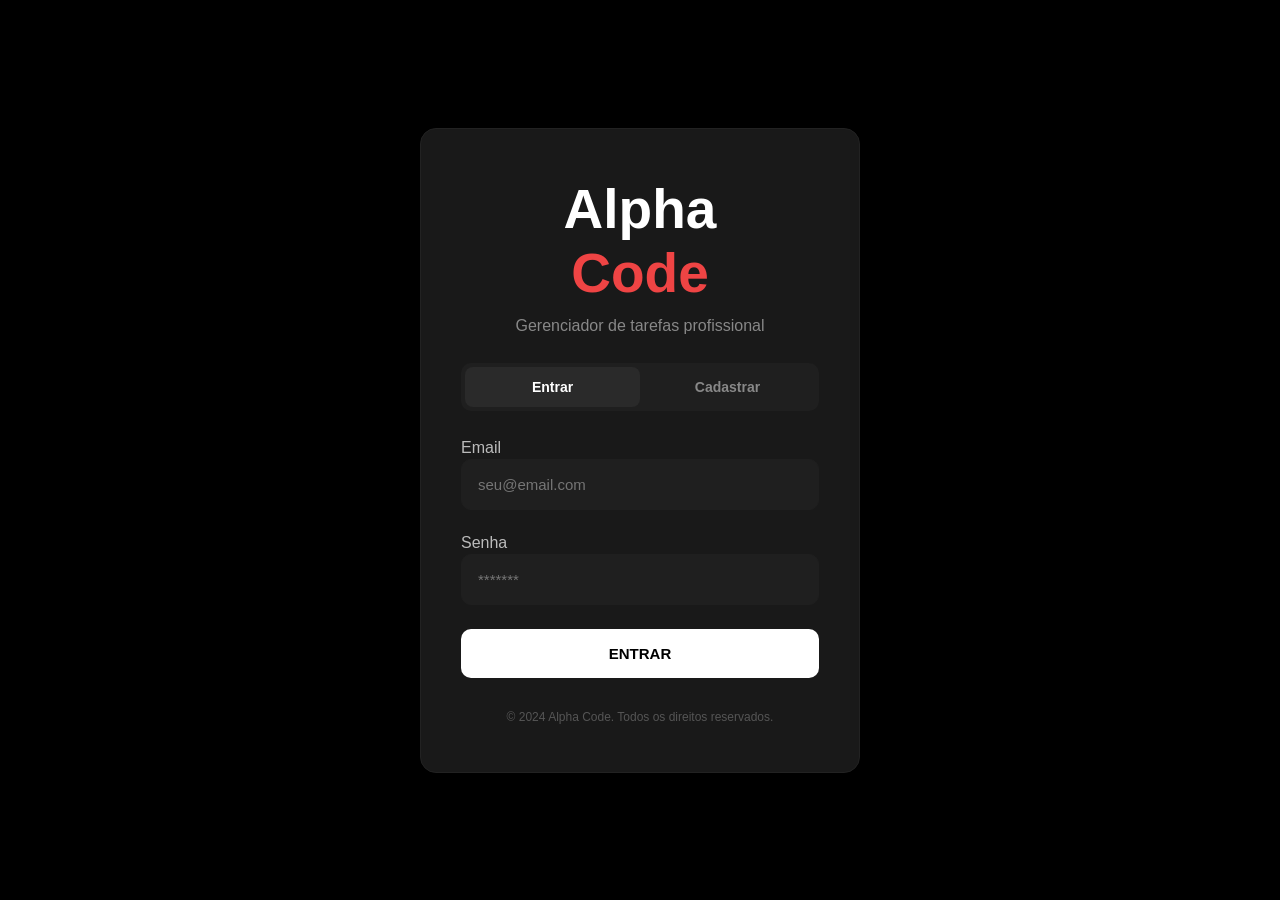
<file: index.html>
<!DOCTYPE html>
<html lang="pt-br">
<head>
    <meta charset="UTF-8">
    <!-- Redireciona automaticamente para a tela de login -->
    <meta http-equiv="refresh" content="0; url=projeto.html">
    <title>Alpha Code</title>
</head>
<body></body>
</html>
</file>
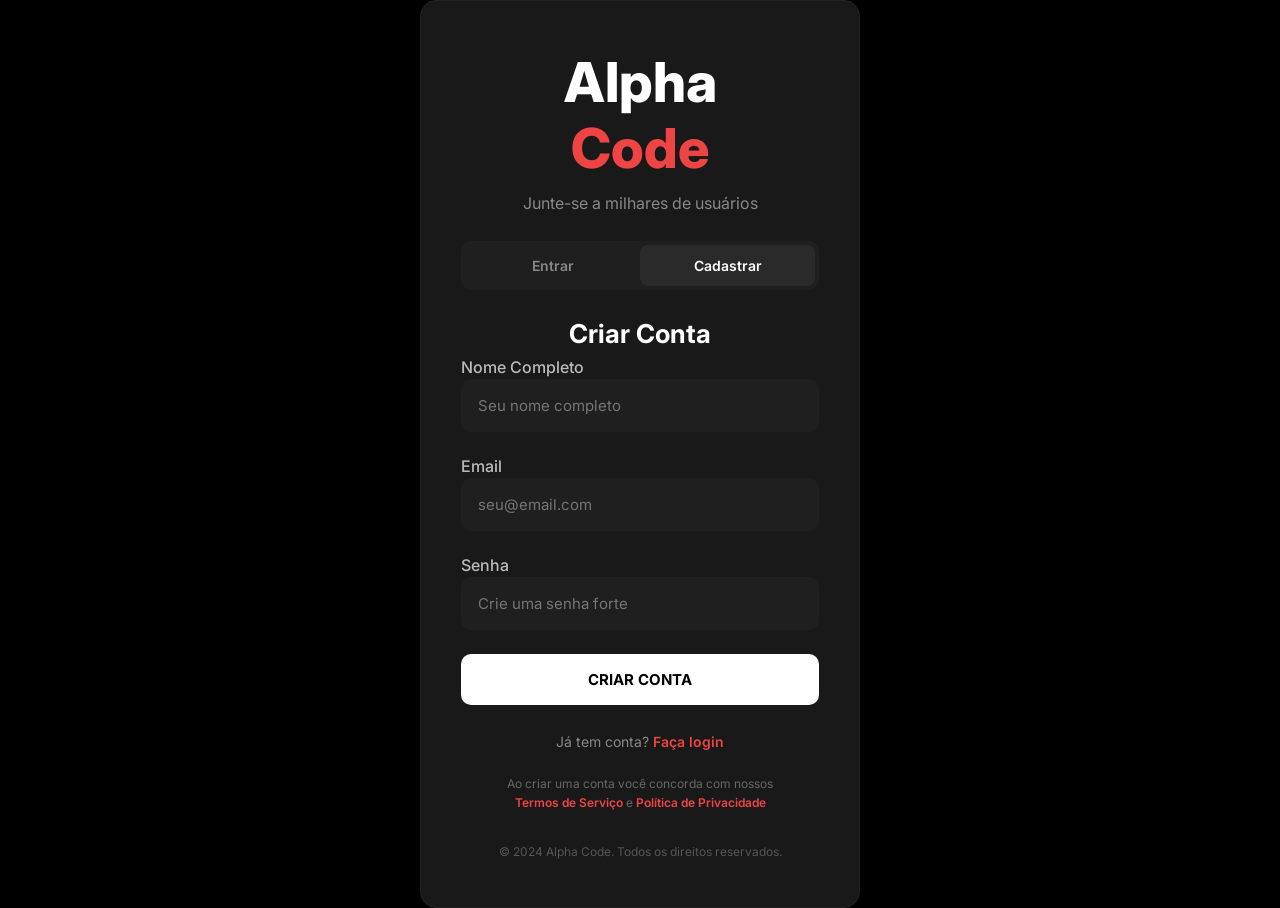
<file: cadastro.html>
<!DOCTYPE html>
<html lang="pt-br">
<head>
    <!-- Informações da página, que não aparecem na tela -->
    <meta charset="UTF-8">
    <!-- Codificação de caracteres -->
    <meta name="viewport" content="width=device-width, initial-scale=1.0">
    <!-- Ajusta a página à largura do celular -->
    <title>Alpha Code - Cadastro</title>
    <!-- Texto da aba do navegador -->
    <link rel="preconnect" href="https://fonts.googleapis.com">
    <!-- Adianta a conexão com o servidor de fontes -->
    <link rel="preconnect" href="https://fonts.gstatic.com" crossorigin>
    <!-- Adianta a conexão com o servidor dos arquivos de fonte -->
    <link href="https://fonts.googleapis.com/css2?family=Inter:wght@400;500;600;700;800&display=swap" rel="stylesheet">
    <!-- Carrega a fonte Inter -->
    <link rel="stylesheet" href="estilizando.css">
    <!-- Liga o HTML ao arquivo de estilo -->
</head>
<body>
    <!-- Tudo que aparece na tela fica aqui -->
    <div class="login-card">
        <!-- Cartão central -->
        <div class="brand-title">
            <!-- Título da marca -->
            <span class="alpha">Alpha</span>
            <!-- Primeira linha, em branco -->
            <span class="code">Code</span>
            <!-- Segunda linha, em vermelho -->
        </div>

        <div class="subtitle">Junte-se a milhares de usuários</div>
        <!-- Frase abaixo do título -->

        <nav class="tabs">
            <!-- Abas para trocar entre login e cadastro -->
            <a href="projeto.html" class="tab">Entrar</a>
            <!-- Leva para o login -->
            <a href="cadastro.html" class="tab active">Cadastrar</a>
            <!-- Aba atual -->
        </nav>

        <h2 class="page-title">Criar Conta</h2>
        <!-- Título da página -->

        <!-- O formulário não tem action: quem cuida do envio é o auth.js -->
        <form id="form-cadastro">
            <!-- Formulário de cadastro -->

            <label for="nome">Nome Completo</label>
            <!-- Rótulo do campo de nome -->
            <input type="text" id="nome" placeholder="Seu nome completo" required>
            <!-- Campo de nome; obrigatório -->

            <label for="email">Email</label>
            <!-- Rótulo do campo de e-mail -->
            <input type="email" id="email" placeholder="seu@email.com" required
                   pattern="[a-zA-Z0-9._%+\-]+@[a-zA-Z0-9.\-]+\.[a-zA-Z]{2,}"
                   title="Digite um e-mail válido, como nome@dominio.com">
            <!-- Campo de e-mail; o pattern exige o formato nome@dominio.com -->

            <label for="senha">Senha</label>
            <!-- Rótulo do campo de senha -->
            <input type="password" id="senha" placeholder="Crie uma senha forte" required minlength="6">
            <!-- Campo de senha; minlength exige pelo menos 6 caracteres -->

            <p id="erro" class="erro" hidden></p>
            <!-- Mensagem de erro, por exemplo "Já existe uma conta com este e-mail." -->

            <button type="submit">CRIAR CONTA</button>
            <!-- Envia o formulário -->
        </form>

        <div class="switch-text">
            <!-- Texto para quem já tem conta -->
            Já tem conta? <a href="projeto.html">Faça login</a>
            <!-- Leva para o login -->
        </div>

        <div class="terms">
            <!-- Aviso dos termos de uso -->
            Ao criar uma conta você concorda com nossos<br>
            <!-- Quebra de linha -->
            <a href="#">Termos de Serviço</a> e <a href="#">Política de Privacidade</a>
            <!-- Links ainda sem página de destino -->
        </div>

        <div class="copyright">
            <!-- Rodapé -->
            &copy; 2024 Alpha Code. Todos os direitos reservados.
        </div>
    </div>

    <script src="auth.js"></script>
    <!-- Carrega a lógica de login e cadastro -->
</body>
</html>
</file>
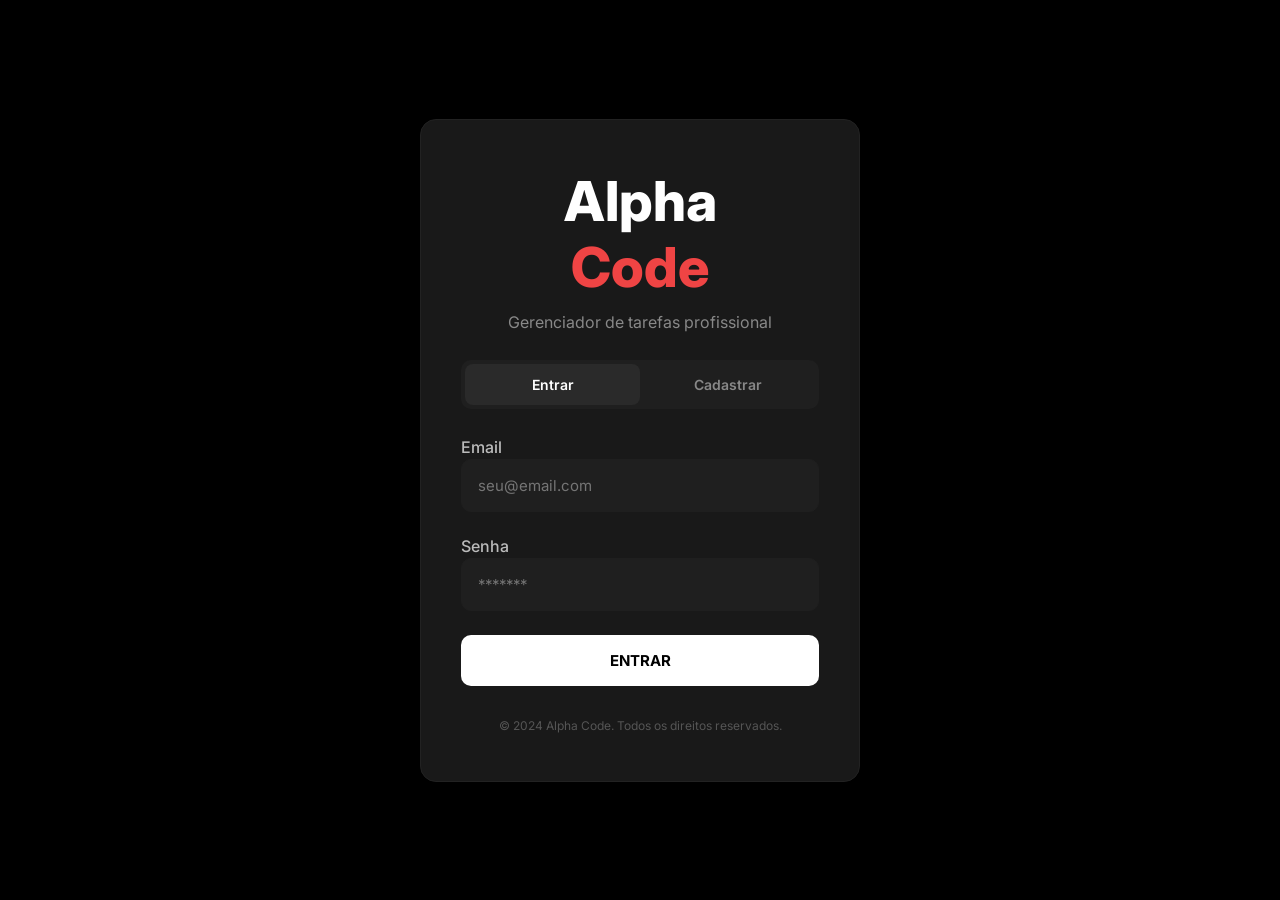
<file: dashboard.html>
<!DOCTYPE html>
<!-- Declara que o arquivo é HTML5 -->
<html lang="pt-br">
<!-- Página em português do Brasil -->
<head>
    <!-- Informações sobre a página, que não aparecem na tela -->
    <meta charset="UTF-8">
    <!-- Codificação de caracteres, para acentos aparecerem certos -->
    <meta name="viewport" content="width=device-width, initial-scale=1.0">
    <!-- Ajusta a página à largura da tela do celular -->
    <title>Alpha Code - Dashboard</title>
    <!-- Texto que aparece na aba do navegador -->
    <link rel="preconnect" href="https://fonts.googleapis.com">
    <!-- Adianta a conexão com o servidor de fontes do Google -->
    <link rel="preconnect" href="https://fonts.gstatic.com" crossorigin>
    <!-- Adianta a conexão com o servidor onde ficam os arquivos de fonte -->
    <link href="https://fonts.googleapis.com/css2?family=Inter:wght@400;500;600;700;800&display=swap" rel="stylesheet">
    <!-- Carrega a fonte Inter nos pesos 400 a 800 -->
    <link rel="stylesheet" href="dashboard.css">
    <!-- Liga este HTML ao CSS do dashboard -->
</head>
<body>
    <!-- Tudo que aparece na tela fica dentro do body -->

    <header class="app-header">
        <!-- Cabeçalho com a marca, a frase e o botão Nova Tarefa -->
        <div class="brand-row">
            <!-- Linha com o logo e o nome -->
            <div class="logo-box-sm"><span>&alpha;</span></div>
            <!-- Quadrado vermelho com a letra α -->
            <div class="brand"><span class="alpha">Alpha</span> <span class="code">Code</span></div>
            <!-- Nome do sistema, com cores diferentes em cada palavra -->
        </div>
        <div class="header-bottom">
            <!-- Linha com a frase e o botão -->
            <p class="app-subtitle">Gerenciador de Tarefas Profissional</p>
            <!-- Frase descritiva -->
            <button type="button" class="btn-new" id="btn-nova">+ Nova Tarefa</button>
            <!-- Abre o modal para criar uma tarefa -->
        </div>
    </header>

    <main class="container">
        <!-- Conteúdo principal, centralizado -->

        <section class="stats-grid">
            <!-- Grade com os cinco contadores -->
            <div class="stat-card">
                <!-- Cartão do contador Total -->
                <span class="stat-label">Total</span>
                <!-- Nome do contador -->
                <span class="stat-number" id="s-total">0</span>
                <!-- Valor preenchido pelo JavaScript -->
            </div>
            <div class="stat-card">
                <!-- Cartão do contador Pendentes -->
                <span class="stat-label">Pendentes</span>
                <!-- Nome do contador -->
                <span class="stat-number" id="s-pendentes">0</span>
                <!-- Valor preenchido pelo JavaScript -->
            </div>
            <div class="stat-card">
                <!-- Cartão do contador Em andamento -->
                <span class="stat-label">Em andamento</span>
                <!-- Nome do contador -->
                <span class="stat-number" id="s-andamento">0</span>
                <!-- Valor preenchido pelo JavaScript -->
            </div>
            <div class="stat-card">
                <!-- Cartão do contador Concluídas -->
                <span class="stat-label">Concluídas</span>
                <!-- Nome do contador -->
                <span class="stat-number" id="s-concluidas">0</span>
                <!-- Valor preenchido pelo JavaScript -->
            </div>
            <div class="stat-card">
                <!-- Cartão do contador Atrasadas -->
                <span class="stat-label">Atrasadas</span>
                <!-- Nome do contador -->
                <span class="stat-number late" id="s-atrasadas">0</span>
                <!-- Em vermelho por causa da classe late -->
            </div>
        </section>

        <nav class="status-botoes">
            <!-- Linha de botões de status -->
            <button type="button" class="status-btn" data-painel="pendente">
                <!-- data-painel diz qual lista o botão abre -->
                <span>Pendente</span>
                <!-- Nome do botão -->
                <span class="contagem">0</span>
                <!-- Quantidade, preenchida pelo JavaScript -->
            </button>
            <button type="button" class="status-btn" data-painel="andamento">
                <!-- Abre a lista de tarefas em andamento -->
                <span>Em andamento</span>
                <!-- Nome do botão -->
                <span class="contagem">0</span>
                <!-- Quantidade, preenchida pelo JavaScript -->
            </button>
            <button type="button" class="status-btn" data-painel="concluida">
                <!-- Abre a lista de tarefas concluídas -->
                <span>Concluída</span>
                <!-- Nome do botão -->
                <span class="contagem">0</span>
                <!-- Quantidade, preenchida pelo JavaScript -->
            </button>
            <button type="button" class="status-btn late" data-painel="atrasada">
                <!-- Abre a lista de tarefas atrasadas; late deixa o texto vermelho -->
                <span>Atrasadas</span>
                <!-- Nome do botão -->
                <span class="contagem">0</span>
                <!-- Quantidade, preenchida pelo JavaScript -->
            </button>
        </nav>

        <section class="painel hidden" id="painel">
            <!-- Área que aparece abaixo dos botões; começa escondida -->
            <h2 class="painel-titulo" id="painel-titulo"></h2>
            <!-- Título do painel, preenchido pelo JavaScript -->
            <ul class="task-list" id="lista"></ul>
            <!-- Lista de tarefas ou tela de detalhes, preenchida pelo JavaScript -->
        </section>
    </main>

    <footer class="app-footer">
        <!-- Rodapé fixo no canto inferior esquerdo -->
        <a href="projeto.html" class="logout" id="btn-sair">Sair</a>
        <!-- Volta para a tela de login -->
    </footer>

    <div class="modal-overlay hidden" id="modal">
        <!-- Fundo escuro do modal de criar e editar; começa escondido -->
        <div class="modal">
            <!-- Caixa do modal -->
            <h2 class="modal-title" id="modal-titulo">Nova tarefa</h2>
            <!-- Título do modal; muda para "Editar tarefa" quando necessário -->

            <form id="form">
                <!-- Formulário de criar e editar tarefa -->
                <input type="hidden" id="f-id">
                <!-- Campo invisível que guarda o id da tarefa ao editar; vazio ao criar -->

                <label for="f-titulo">Título</label>
                <!-- Rótulo do campo de título -->
                <input type="text" id="f-titulo" class="field" placeholder="Ex.: Revisar página de login" required>
                <!-- Título da tarefa; obrigatório -->

                <label for="f-descricao">Descrição</label>
                <!-- Rótulo do campo de descrição -->
                <textarea id="f-descricao" class="field" rows="3" placeholder="Detalhes da tarefa"></textarea>
                <!-- Texto longo com o que precisa ser feito; rows define 3 linhas de altura -->

                <div class="row-2">
                    <!-- Duas colunas lado a lado -->
                    <div>
                        <!-- Coluna da esquerda -->
                        <label for="f-vencimento">Vencimento</label>
                        <!-- Rótulo da data -->
                        <input type="date" id="f-vencimento" class="field">
                        <!-- Seletor de data; pode ficar vazio -->
                    </div>
                    <div>
                        <!-- Coluna da direita -->
                        <label for="f-status">Status</label>
                        <!-- Rótulo do status -->
                        <select id="f-status" class="field">
                            <!-- Lista de opções de status -->
                            <option value="pendente">Pendente</option>
                            <!-- Opção padrão ao criar -->
                            <option value="andamento">Em andamento</option>
                            <!-- Tarefa em execução -->
                            <option value="concluida">Concluída</option>
                            <!-- Tarefa finalizada -->
                        </select>
                    </div>
                </div>

                <div class="modal-actions">
                    <!-- Linha com os botões do modal, alinhados à direita -->
                    <button type="button" class="btn-ghost" id="btn-cancelar">Cancelar</button>
                    <!-- Fecha o modal sem salvar -->
                    <button type="submit" class="btn-new">Salvar</button>
                    <!-- Envia o formulário e salva a tarefa -->
                </div>
            </form>
        </div>
    </div>

    <div class="modal-overlay hidden" id="modal-excluir">
        <!-- Modal de confirmação de exclusão; começa escondido -->
        <div class="modal">
            <!-- Caixa do modal -->
            <h2 class="modal-title">Excluir tarefa</h2>
            <!-- Título do modal -->
            <p class="modal-text">Essa ação não pode ser desfeita.</p>
            <!-- Aviso antes de excluir -->
            <div class="modal-actions">
                <!-- Botões alinhados à direita -->
                <button type="button" class="btn-ghost" id="excluir-cancelar">Cancelar</button>
                <!-- Fecha sem excluir -->
                <button type="button" class="btn-danger" id="excluir-confirmar">Excluir</button>
                <!-- Exclui a tarefa de vez -->
            </div>
        </div>
    </div>

    <script src="dashboard.js"></script>
    <!-- Carrega o JavaScript no fim, depois que os elementos da página já existem -->
</body>
</html>
</file>
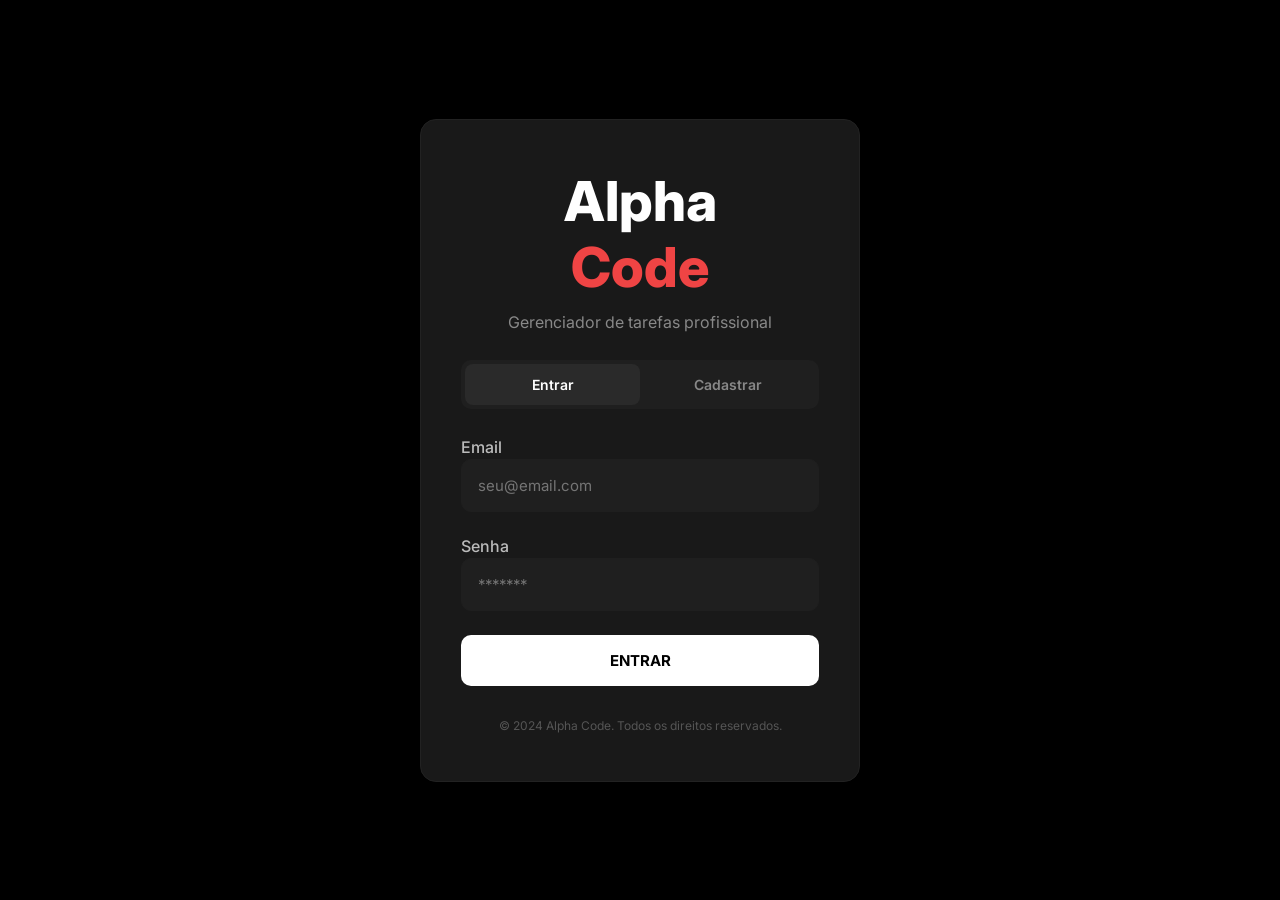
<file: projeto.html>
<!DOCTYPE html>
<html lang="pt-br">
<head>
    <!-- Informações da página, que não aparecem na tela -->
    <meta charset="UTF-8">
    <!-- Codificação de caracteres, para acentos aparecerem certos -->
    <meta name="viewport" content="width=device-width, initial-scale=1.0">
    <!-- Ajusta a página à largura do celular -->
    <title>Alpha Code - Login</title>
    <!-- Texto da aba do navegador -->
    <link rel="preconnect" href="https://fonts.googleapis.com">
    <!-- Adianta a conexão com o servidor de fontes -->
    <link rel="preconnect" href="https://fonts.gstatic.com" crossorigin>
    <!-- Adianta a conexão com o servidor dos arquivos de fonte -->
    <link href="https://fonts.googleapis.com/css2?family=Inter:wght@400;500;600;700;800&display=swap" rel="stylesheet">
    <!-- Carrega a fonte Inter -->
    <link rel="stylesheet" href="estilizando.css">
    <!-- Liga o HTML ao arquivo de estilo -->
</head>
<body>
    <!-- Tudo que aparece na tela fica aqui -->
    <div class="login-card">
        <!-- Cartão central -->
        <div class="brand-title">
            <!-- Título da marca -->
            <span class="alpha">Alpha</span>
            <!-- Primeira linha, em branco -->
            <span class="code">Code</span>
            <!-- Segunda linha, em vermelho -->
        </div>

        <div class="subtitle">Gerenciador de tarefas profissional</div>
        <!-- Frase abaixo do título -->

        <nav class="tabs">
            <!-- Abas para trocar entre login e cadastro -->
            <a href="projeto.html" class="tab active">Entrar</a>
            <!-- Aba atual -->
            <a href="cadastro.html" class="tab">Cadastrar</a>
            <!-- Leva para o cadastro -->
        </nav>

        <!-- O formulário não tem action: quem cuida do envio é o auth.js -->
        <form id="form-login">
            <!-- Formulário de login -->

            <label for="email">Email</label>
            <!-- Rótulo do campo de e-mail -->
            <input type="email" id="email" placeholder="seu@email.com" required>
            <!-- Campo de e-mail; o navegador confere o formato -->

            <label for="senha">Senha</label>
            <!-- Rótulo do campo de senha -->
            <input type="password" id="senha" placeholder="*******" required>
            <!-- Campo de senha; os caracteres ficam escondidos -->

            <p id="aviso" class="aviso" hidden></p>
            <!-- Mensagem de sucesso, por exemplo "Conta criada!" -->
            <p id="erro" class="erro" hidden></p>
            <!-- Mensagem de erro, por exemplo "E-mail ou senha incorretos." -->

            <button type="submit">ENTRAR</button>
            <!-- Envia o formulário -->
        </form>

        <div class="copyright">
            <!-- Rodapé -->
            &copy; 2024 Alpha Code. Todos os direitos reservados.
        </div>
    </div>

    <script src="auth.js"></script>
    <!-- Carrega a lógica de login e cadastro -->
</body>
</html>
</file>
<file: estilizando.css>
/* ===== Reset: zera espaçamentos e define a fonte padrão ===== */
* {
    box-sizing: border-box;              /* padding e borda ficam dentro da largura definida */
    margin: 0;                           /* remove a margem padrão do navegador */
    padding: 0;                          /* remove o espaçamento interno padrão */
    font-family: 'Inter', sans-serif;    /* fonte Inter; sans-serif é a reserva */
}

/* ===== Página: centraliza o cartão na tela ===== */
body {
    background-color: black;   /* fundo preto */
    color: white;              /* texto padrão branco */
    display: flex;             /* ativa o flexbox para centralizar */
    align-items: center;       /* centraliza na vertical */
    justify-content: center;   /* centraliza na horizontal */
    min-height: 100vh;         /* ocupa pelo menos a altura da janela */
}

/* ===== Cartão de login e cadastro ===== */
.login-card {
    background-color: #191919;   /* fundo do cartão */
    border-radius: 16px;         /* cantos arredondados */
    padding: 48px 40px;          /* espaço interno: 48px em cima e embaixo, 40px nas laterais */
    width: 100%;                 /* ocupa a largura disponível */
    max-width: 440px;            /* nunca passa de 440px */
    display: flex;               /* organiza os filhos com flexbox */
    flex-direction: column;      /* empilha os filhos na vertical */
    align-items: center;         /* centraliza os filhos na horizontal */
    border: 1px solid #222222;   /* borda fina e discreta */
}

/* ===== Título "Alpha" e "Code" ===== */
.brand-title {
    text-align: center;   /* centraliza o texto */
    font-size: 55px;      /* tamanho grande */
    font-weight: 800;     /* negrito extra */
    margin-bottom: 12px;  /* espaço abaixo do título */
}
.brand-title .alpha {
    color: white;         /* "Alpha" em branco */
    display: block;       /* ocupa a linha inteira */
}
.brand-title .code {
    color: #ef4444;       /* "Code" em vermelho */
    display: block;       /* ocupa a linha inteira, abaixo de "Alpha" */
}

/* ===== Subtítulo ===== */
.subtitle {
    color: #888888;        /* cinza */
    font-size: 16px;       /* tamanho do texto */
    margin-bottom: 28px;   /* espaço abaixo */
    text-align: center;    /* centralizado */
}

/* ===== Formulário ===== */
form {
    width: 100%;           /* ocupa toda a largura do cartão */
}

/* ===== Rótulos dos campos ===== */
label {
    display: block;        /* cada rótulo ocupa a linha inteira */
    color: #bbbbbb;        /* cinza claro */
    font-size: 16px;       /* tamanho do texto */
    font-weight: 500;      /* peso médio */
    margin-bottom: 2px;    /* espaço pequeno até o campo */
}

/* ===== Campos de texto ===== */
input {
    display: block;              /* cada campo ocupa a linha inteira */
    width: 100%;                 /* largura total */
    background-color: #1f1f1f;   /* fundo escuro */
    border: 1px solid #1f1f1f;   /* borda da mesma cor do fundo, para não aparecer */
    border-radius: 10px;         /* cantos arredondados */
    color: #ffffff;              /* cor do texto digitado */
    padding: 16px;               /* espaço interno */
    font-size: 15px;             /* tamanho do texto */
    margin-bottom: 24px;         /* espaço até o próximo campo */
    outline: none;               /* remove o contorno azul padrão ao clicar */
}
input:focus {
    border-color: #333333;       /* borda visível quando o campo está selecionado */
    background-color: #242424;   /* fundo um pouco mais claro quando selecionado */
}

/* ===== Botão principal (CRIAR CONTA e ENTRAR) ===== */
button {
    width: 100%;                 /* largura total */
    background-color: #ffffff;   /* fundo branco */
    color: #000000;              /* texto preto */
    border: none;                /* sem borda */
    border-radius: 10px;         /* cantos arredondados */
    padding: 16px;               /* espaço interno */
    font-size: 15px;             /* tamanho do texto */
    font-weight: 700;            /* negrito */
    cursor: pointer;             /* cursor de mão ao passar por cima */
}
button:hover {
    background-color: #f0f0f0;   /* levemente mais escuro ao passar o mouse */
}

/* ===== Rodapé com o copyright ===== */
.copyright {
    color: #555555;      /* cinza escuro */
    font-size: 12px;     /* texto pequeno */
    text-align: center;  /* centralizado */
    margin-top: 32px;    /* espaço acima */
}

/* ===== Título "Criar Conta" (página de cadastro) ===== */
.page-title {
    font-size: 26px;     /* tamanho do título */
    font-weight: 700;    /* negrito */
    text-align: center;  /* centralizado */
    margin-bottom: 8px;  /* espaço abaixo */
}

/* ===== Texto "Já tem conta? Faça login" ===== */
.switch-text {
    color: #888888;      /* cinza */
    font-size: 14px;     /* tamanho do texto */
    text-align: center;  /* centralizado */
    margin-top: 28px;    /* espaço acima */
}
.switch-text a {
    color: #ef4444;      /* link vermelho */
    font-weight: 600;    /* negrito médio */
    text-decoration: none; /* sem sublinhado */
}
.switch-text a:hover {
    text-decoration: underline; /* sublinha ao passar o mouse */
}

/* ===== Termos de uso ===== */
.terms {
    color: #666666;      /* cinza */
    font-size: 12px;     /* texto pequeno */
    text-align: center;  /* centralizado */
    margin-top: 24px;    /* espaço acima */
    line-height: 1.6;    /* espaço entre as linhas */
}
.terms a {
    color: #ef4444;      /* links vermelhos */
    font-weight: 600;    /* negrito médio */
    text-decoration: none; /* sem sublinhado */
}

/* ===== Abas Entrar / Cadastrar ===== */
.tabs {
    display: flex;               /* abas lado a lado */
    width: 100%;                 /* ocupa toda a largura do cartão */
    background-color: #1f1f1f;   /* fundo da barra de abas */
    border-radius: 10px;         /* cantos arredondados */
    padding: 4px;                /* espaço interno, para a aba ativa não encostar na borda */
    margin-bottom: 28px;         /* espaço abaixo */
}
.tab {
    flex: 1;                     /* cada aba ocupa metade da barra */
    text-align: center;          /* texto centralizado */
    padding: 12px;               /* espaço interno da aba */
    border-radius: 8px;          /* cantos arredondados */
    color: #888888;              /* cinza, aba inativa */
    text-decoration: none;       /* sem sublinhado no link */
    font-size: 14px;             /* tamanho do texto */
    font-weight: 600;            /* negrito médio */
}
.tab:hover {
    color: #ffffff;              /* fica branco ao passar o mouse */
}
.tab.active {
    background-color: #2a2a2a;   /* fundo destacado da aba atual */
    color: #ffffff;              /* texto branco */
}
/* Mensagem de erro em vermelho, nos formulários de login e cadastro */
.erro {
    color: #ef4444;        /* texto vermelho */
    font-size: 13px;       /* tamanho pequeno */
    text-align: center;    /* centralizado */
    margin-bottom: 12px;   /* espaço abaixo */
}

/* Mensagem de sucesso em verde, por exemplo "Conta criada!" */
.aviso {
    color: #4ade80;        /* texto verde */
    font-size: 13px;       /* tamanho pequeno */
    text-align: center;    /* centralizado */
    margin-bottom: 12px;   /* espaço abaixo */
}
</file>
<file: dashboard.css>
/* ===== Reset: zera espaçamentos e define a fonte padrão ===== */
* {
    box-sizing: border-box;              /* padding e borda ficam dentro da largura definida */
    margin: 0;                           /* remove a margem padrão do navegador */
    padding: 0;                          /* remove o espaçamento interno padrão */
    font-family: 'Inter', sans-serif;    /* fonte Inter; sans-serif é a reserva */
}

/* Esconde qualquer elemento com a classe hidden. !important garante que nada sobrescreva isso */
.hidden { display: none !important; }

/* ===== Página ===== */
body {
    background-color: #111111;  /* fundo quase preto */
    color: #ffffff;             /* texto branco por padrão */
    min-height: 100vh;          /* ocupa pelo menos a altura da janela */
}

/* ===== Cabeçalho ===== */
.app-header {
    background-color: #161616;       /* fundo levemente mais claro que a página */
    padding: 10px 20px;              /* espaço interno: 10px em cima e embaixo, 20px nas laterais */
    border-bottom: 1px solid #222222; /* linha separando o cabeçalho do conteúdo */
}
.brand-row {
    display: flex;          /* logo e nome lado a lado */
    align-items: center;    /* centraliza na vertical */
    gap: 14px;              /* espaço entre logo e nome */
}
.logo-box-sm {
    width: 52px;                  /* largura do quadrado */
    height: 52px;                 /* altura do quadrado */
    border: 2.5px solid #ef4444;  /* borda vermelha */
    border-radius: 14px;          /* cantos arredondados */
    display: flex;                /* centraliza a letra dentro */
    align-items: center;          /* centraliza na vertical */
    justify-content: center;      /* centraliza na horizontal */
    flex-shrink: 0;               /* impede que o quadrado encolha */
}
.logo-box-sm span {
    color: #ef4444;      /* letra α vermelha */
    font-size: 32px;     /* tamanho da letra */
    font-weight: 500;    /* peso médio */
}
.brand {
    font-size: 22px;     /* tamanho do nome */
    font-weight: 800;    /* negrito extra */
}
.brand .alpha { color: #ffffff; }  /* "Alpha" em branco */
.brand .code  { color: #ef4444; }  /* "Code" em vermelho */

.header-bottom {
    display: flex;                   /* frase e botão lado a lado */
    align-items: center;             /* centraliza na vertical */
    justify-content: space-between;  /* um em cada extremidade */
    gap: 12px;                       /* espaço mínimo entre os dois */
    margin-top: 14px;                /* espaço acima da linha */
}
.app-subtitle {
    color: #888888;      /* cinza */
    font-size: 14px;     /* tamanho do texto */
}

/* ===== Rodapé fixo com o botão Sair ===== */
.app-footer {
    position: fixed;  /* fica fixo na tela, mesmo ao rolar */
    left: 20px;       /* distância da borda esquerda */
    bottom: 20px;     /* distância da borda inferior */
    z-index: 5;       /* fica por cima do conteúdo */
}
.logout {
    display: inline-block;        /* o link se comporta como botão */
    background-color: #ef4444;    /* fundo vermelho */
    color: #ffffff;               /* texto branco */
    border: none;                 /* sem borda */
    border-radius: 12px;          /* cantos arredondados */
    padding: 12px 18px;           /* espaço interno */
    font-size: 14px;              /* tamanho do texto */
    font-weight: 700;             /* negrito */
    text-decoration: none;        /* sem sublinhado */
    white-space: nowrap;          /* o texto não quebra em duas linhas */
}
.logout:hover { background-color: #dc2626; }  /* vermelho mais escuro ao passar o mouse */

/* ===== Conteúdo principal ===== */
.container {
    max-width: 900px;        /* largura máxima do conteúdo */
    margin: 0 auto;          /* centraliza na horizontal */
    padding: 24px 20px 80px; /* 80px embaixo para a lista não ficar atrás do botão Sair */
}

/* ===== Contadores ===== */
.stats-grid {
    display: grid;                       /* organiza os cartões em grade */
    grid-template-columns: 1fr 1fr;      /* duas colunas em telas pequenas */
    gap: 14px;                           /* espaço entre os cartões */
    margin-bottom: 28px;                 /* espaço abaixo da grade */
}
.stat-card {
    background-color: #1b1b1b;     /* fundo do cartão */
    border: 1px solid #2a2a2a;     /* borda fina */
    border-radius: 14px;           /* cantos arredondados */
    padding: 20px;                 /* espaço interno */
    display: flex;                 /* organiza rótulo e número */
    flex-direction: column;        /* na vertical */
    justify-content: space-between;/* rótulo em cima, número embaixo */
    gap: 10px;                     /* espaço entre rótulo e número */
    min-height: 100px;             /* altura mínima, igual para todos os cartões */
}
.stat-label {
    color: #888888;             /* cinza */
    font-size: 12px;            /* texto pequeno */
    text-transform: uppercase;  /* letras maiúsculas */
    letter-spacing: 0.3px;      /* espaço leve entre as letras */
    white-space: nowrap;        /* o rótulo fica em uma linha só */
}
.stat-number {
    font-size: 32px;   /* número grande */
    font-weight: 800;  /* negrito extra */
}
.stat-number.late { color: #ef4444; }  /* contador de atrasadas em vermelho */

/* Em telas de 720px ou mais, os cinco cartões ficam numa linha só */
@media (min-width: 720px) {
    .stats-grid { grid-template-columns: repeat(5, 1fr); }  /* cinco colunas iguais */
}

/* ===== Botões de status ===== */
.status-botoes {
    display: grid;                                       /* organiza os botões em grade */
    grid-template-columns: repeat(auto-fit, minmax(140px, 1fr)); /* colunas de no mínimo 140px */
    gap: 10px;                                           /* espaço entre os botões */
    margin-bottom: 16px;                                 /* espaço abaixo da linha */
}
.status-btn {
    display: flex;                   /* rótulo e contagem lado a lado */
    align-items: center;             /* centraliza na vertical */
    justify-content: space-between;  /* rótulo à esquerda, contagem à direita */
    background-color: #1b1b1b;       /* fundo escuro */
    color: #cccccc;                  /* texto cinza claro */
    border: 1px solid #2a2a2a;       /* borda fina */
    border-radius: 10px;             /* cantos arredondados */
    padding: 12px 14px;              /* espaço interno */
    font-size: 13px;                 /* tamanho do texto */
    font-weight: 500;                /* peso médio */
    cursor: pointer;                 /* cursor de mão */
}
.status-btn:hover { border-color: #444444; color: #ffffff; }  /* destaca ao passar o mouse */
.status-btn.late:not(.active) { color: #ef4444; }            /* "Atrasadas" em vermelho quando não está aberta */
.status-btn.active {
    background-color: #ef4444;  /* fundo vermelho quando o painel está aberto */
    border-color: #ef4444;      /* borda da mesma cor */
    color: #ffffff;             /* texto branco */
}
.contagem {
    font-size: 12px;    /* texto pequeno */
    color: inherit;     /* usa a mesma cor do botão */
}

/* ===== Painel que abre abaixo dos botões ===== */
.painel {
    background-color: #1b1b1b;   /* fundo do painel */
    border: 1px solid #2a2a2a;   /* borda fina */
    border-radius: 12px;         /* cantos arredondados */
    padding: 16px;               /* espaço interno */
    margin-bottom: 20px;         /* espaço abaixo */
}
.painel-titulo {
    font-size: 16px;     /* tamanho do título */
    font-weight: 600;    /* negrito médio */
    margin-bottom: 12px; /* espaço abaixo do título */
}

/* ===== Lista de tarefas ===== */
.task-list { list-style: none; }  /* remove as bolinhas da lista */
.task {
    display: flex;                   /* nome e botão lado a lado */
    align-items: center;             /* centraliza na vertical */
    gap: 12px;                       /* espaço entre nome e botão */
    background-color: #161616;       /* fundo do item */
    border: 1px solid #2a2a2a;       /* borda fina */
    border-radius: 10px;             /* cantos arredondados */
    padding: 12px 14px;              /* espaço interno */
    margin-bottom: 8px;              /* espaço entre um item e outro */
}
.task-text {
    flex: 1;                /* o nome ocupa o espaço que sobrar */
    font-size: 14px;        /* tamanho do texto */
    color: #ffffff;         /* texto branco */
}
.task-actions {
    display: flex;  /* botões lado a lado */
    gap: 6px;       /* espaço entre eles */
}

/* Botões pequenos, como Visualizar, Editar e Excluir */
.icon-btn {
    background: none;             /* sem fundo */
    border: 1px solid #333333;    /* borda cinza */
    border-radius: 8px;           /* cantos arredondados */
    color: #888888;               /* texto cinza */
    padding: 6px 12px;            /* espaço interno */
    font-size: 13px;              /* tamanho do texto */
    cursor: pointer;              /* cursor de mão */
}
.icon-btn:hover { color: #ffffff; border-color: #555555; }  /* clareia ao passar o mouse */
.icon-del:hover { color: #ef4444; border-color: #ef4444; }  /* fica vermelho no botão Excluir */

/* Mensagem quando a lista está vazia */
.empty {
    color: #666666;          /* cinza escuro */
    text-align: center;      /* centralizado */
    padding: 24px 0;         /* espaço acima e abaixo */
    font-size: 14px;         /* tamanho do texto */
    list-style: none;        /* sem bolinha */
}

/* ===== Selos de status (Pendente, Em andamento, Concluída) ===== */
.badge {
    font-size: 12px;           /* texto pequeno */
    padding: 4px 10px;         /* espaço interno */
    border-radius: 999px;      /* formato de pílula */
    white-space: nowrap;       /* o texto não quebra */
}
.badge-pendente  { background-color: #3a2e10; color: #facc15; }  /* amarelo */
.badge-andamento { background-color: #13263d; color: #60a5fa; }  /* azul */
.badge-concluida { background-color: #12301f; color: #4ade80; }  /* verde */

/* ===== Botões principais ===== */
.btn-new {
    background-color: #ef4444;   /* fundo vermelho */
    color: #ffffff;              /* texto branco */
    border: none;                /* sem borda */
    border-radius: 12px;         /* cantos arredondados */
    padding: 12px 18px;          /* espaço interno */
    font-size: 14px;             /* tamanho do texto */
    font-weight: 700;            /* negrito */
    white-space: nowrap;         /* o texto não quebra */
    cursor: pointer;             /* cursor de mão */
}
.btn-new:hover { background-color: #dc2626; }  /* vermelho mais escuro ao passar o mouse */

.btn-ghost {
    background: none;            /* sem fundo */
    border: 1px solid #333333;   /* borda cinza */
    border-radius: 10px;         /* cantos arredondados */
    color: #cccccc;              /* texto cinza claro */
    padding: 12px 18px;          /* espaço interno */
    font-size: 14px;             /* tamanho do texto */
    cursor: pointer;             /* cursor de mão */
}
.btn-ghost:hover { color: #ffffff; border-color: #555555; }  /* clareia ao passar o mouse */

.btn-danger {
    background-color: #ef4444;   /* fundo vermelho */
    color: #ffffff;              /* texto branco */
    border: 1px solid #ef4444;   /* borda da mesma cor */
    border-radius: 10px;         /* cantos arredondados */
    padding: 12px 18px;          /* espaço interno */
    font-size: 14px;             /* tamanho do texto */
    font-weight: 700;            /* negrito */
    cursor: pointer;             /* cursor de mão */
}
.btn-danger:hover { background-color: #dc2626; border-color: #dc2626; }  /* vermelho mais escuro */

/* ===== Modais ===== */
.modal-overlay {
    position: fixed;                      /* cobre a tela inteira */
    inset: 0;                             /* ocupa de todas as bordas */
    background-color: rgba(0, 0, 0, 0.7); /* fundo preto semitransparente */
    display: flex;                        /* centraliza a caixa do modal */
    align-items: center;                  /* centraliza na vertical */
    justify-content: center;              /* centraliza na horizontal */
    padding: 20px;                        /* espaço nas bordas em telas pequenas */
    z-index: 10;                          /* fica por cima de todo o resto */
}
.modal {
    background-color: #191919;   /* fundo da caixa */
    border: 1px solid #2a2a2a;   /* borda fina */
    border-radius: 16px;         /* cantos arredondados */
    padding: 28px;               /* espaço interno */
    width: 100%;                 /* ocupa a largura disponível */
    max-width: 480px;            /* nunca passa de 480px */
}
.modal-title {
    font-size: 20px;     /* tamanho do título */
    font-weight: 700;    /* negrito */
    margin-bottom: 8px;  /* espaço abaixo */
}
.modal-text {
    color: #999999;      /* cinza */
    font-size: 14px;     /* tamanho do texto */
    line-height: 1.5;    /* espaço entre as linhas */
}
.modal label {
    display: block;          /* cada rótulo ocupa a linha inteira */
    color: #bbbbbb;          /* cinza claro */
    font-size: 13px;         /* tamanho do texto */
    font-weight: 500;        /* peso médio */
    margin: 16px 0 6px;      /* espaço acima e abaixo */
}
.field {
    width: 100%;                 /* largura total */
    background-color: #1f1f1f;   /* fundo escuro */
    border: 1px solid #2a2a2a;   /* borda fina */
    border-radius: 10px;         /* cantos arredondados */
    color: #ffffff;              /* texto branco */
    padding: 12px 14px;          /* espaço interno */
    font-size: 14px;             /* tamanho do texto */
    outline: none;               /* remove o contorno azul padrão */
    color-scheme: dark;          /* faz o seletor de data e as opções ficarem escuros */
}
.field:focus {
    border-color: #444444;       /* borda mais clara quando selecionado */
    background-color: #242424;   /* fundo um pouco mais claro quando selecionado */
}
textarea.field { resize: vertical; }  /* permite aumentar a altura só para baixo */

.row-2 {
    display: grid;                      /* organiza em grade */
    grid-template-columns: 1fr 1fr;     /* duas colunas iguais */
    gap: 12px;                          /* espaço entre elas */
}
.modal-actions {
    display: flex;               /* botões lado a lado */
    justify-content: flex-end;   /* alinhados à direita */
    gap: 10px;                   /* espaço entre eles */
    margin-top: 24px;            /* espaço acima dos botões */
}

/* ===== Tela de detalhes da tarefa ===== */
.detalhe {
    list-style: none;                 /* sem bolinha */
    background-color: #161616;        /* fundo do cartão */
    border: 1px solid #2a2a2a;        /* borda fina */
    border-radius: 12px;              /* cantos arredondados */
    padding: 18px;                    /* espaço interno */
}
.detalhe-titulo {
    font-size: 18px;     /* tamanho do título */
    font-weight: 600;    /* negrito médio */
    margin-bottom: 8px;  /* espaço abaixo */
}
.detalhe-meta {
    display: flex;             /* selo e prazo lado a lado */
    align-items: center;       /* centraliza na vertical */
    flex-wrap: wrap;           /* quebra para a linha de baixo em telas pequenas */
    gap: 10px;                 /* espaço entre eles */
    font-size: 12px;           /* texto pequeno */
    color: #888888;            /* cinza */
    margin-bottom: 18px;       /* espaço abaixo */
}
.detalhe-meta .late { color: #ef4444; }  /* prazo vencido em vermelho */
.detalhe-rotulo {
    font-size: 12px;     /* texto pequeno */
    color: #888888;      /* cinza */
    margin-bottom: 6px;  /* espaço abaixo */
}
.detalhe-texto {
    font-size: 14px;          /* tamanho do texto */
    line-height: 1.6;         /* espaço entre as linhas */
    color: #dddddd;           /* cinza claro */
    white-space: pre-line;    /* respeita as quebras de linha da descrição */
}
.detalhe .task-actions {
    justify-content: flex-end;  /* botões alinhados à direita */
    margin-top: 18px;           /* espaço acima dos botões */
}
</file>
